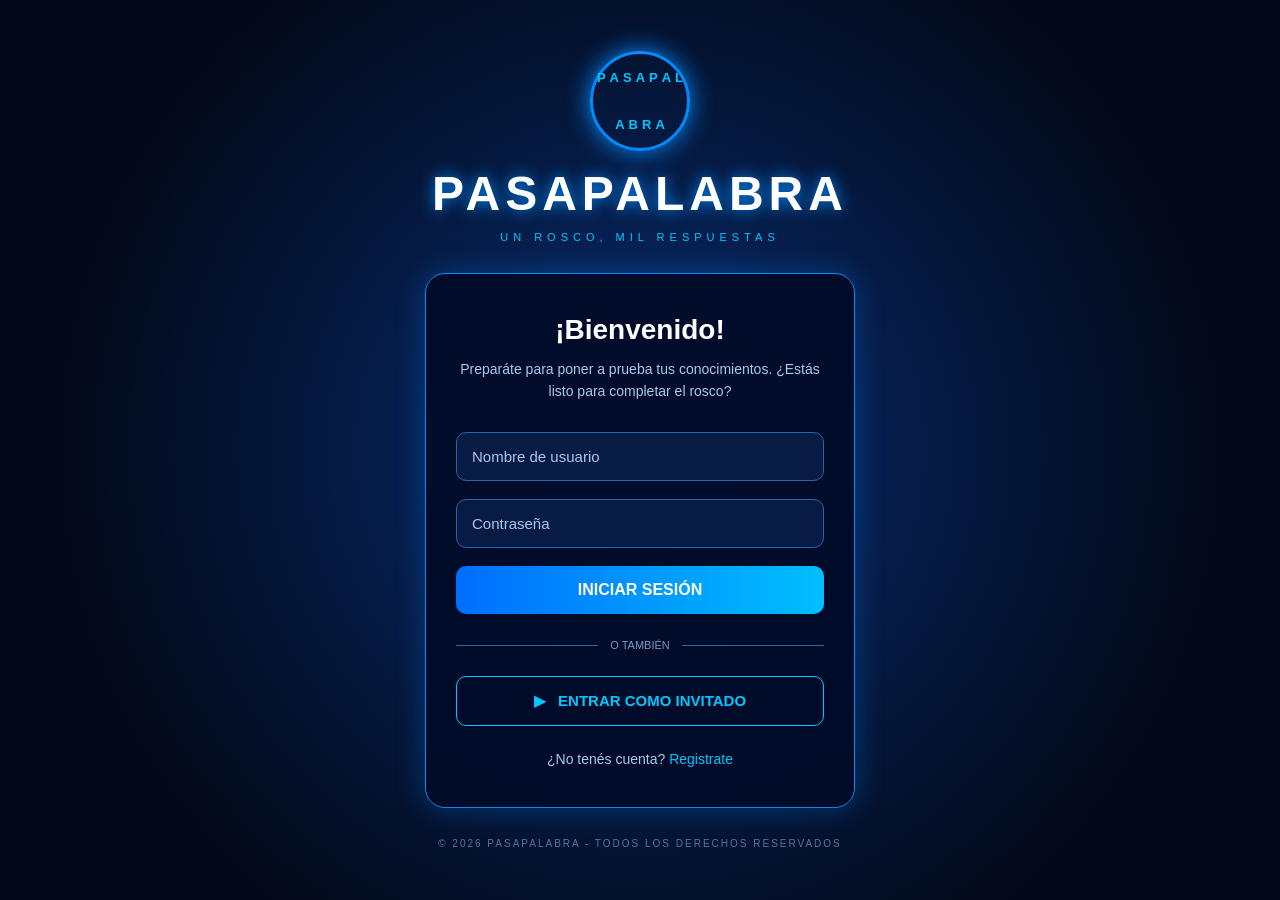
<file: pasapanestor-main/index.html>
<!DOCTYPE html>
<html lang="es">
<head>
    <meta charset="UTF-8">
    <meta name="viewport" content="width=device-width, initial-scale=1.0">
    <title>Pasapalabra | Inicio de sesión</title>
    <link rel="stylesheet" href="css/styles.css">
</head>

<body>

    <main class="contenedor">

        <header class="logo">
            <div class="rosco">
                <span>P</span>
                <span>A</span>
                <span>S</span>
                <span>A</span>
                <span>P</span>
                <span>A</span>
                <span>L</span>
                <span>A</span>
                <span>B</span>
                <span>R</span>
                <span>A</span>
            </div>

            <h1>PASAPALABRA</h1>
            <p>UN ROSCO, MIL RESPUESTAS</p>
        </header>

        <section class="login">

            <h2>¡Bienvenido!</h2>

            <p class="descripcion">
                Preparáte para poner a prueba tus conocimientos.
                ¿Estás listo para completar el rosco?
            </p>

            <form action="menu.html" method="get">

                <input
                    type="text"
                    name="usuario"
                    placeholder="Nombre de usuario"
                    required
                >

                <input
                    type="password"
                    name="contrasena"
                    placeholder="Contraseña"
                    required
                >

                <button type="submit" class="btn-login">
                    INICIAR SESIÓN
                </button>

            </form>

            <div class="separador">
                <span></span>
                O TAMBIÉN
                <span></span>
            </div>

            <a href="menu.html" class="btn-invitado">
                <span>▶</span> ENTRAR COMO INVITADO
            </a>

            <p class="registro">
                ¿No tenés cuenta?
                <a href="registro.html">Registrate</a>
            </p>

        </section>

        <footer>
            <p>© 2026 PASAPALABRA - TODOS LOS DERECHOS RESERVADOS</p>
        </footer>

    </main>

</body>
</html>
</file>
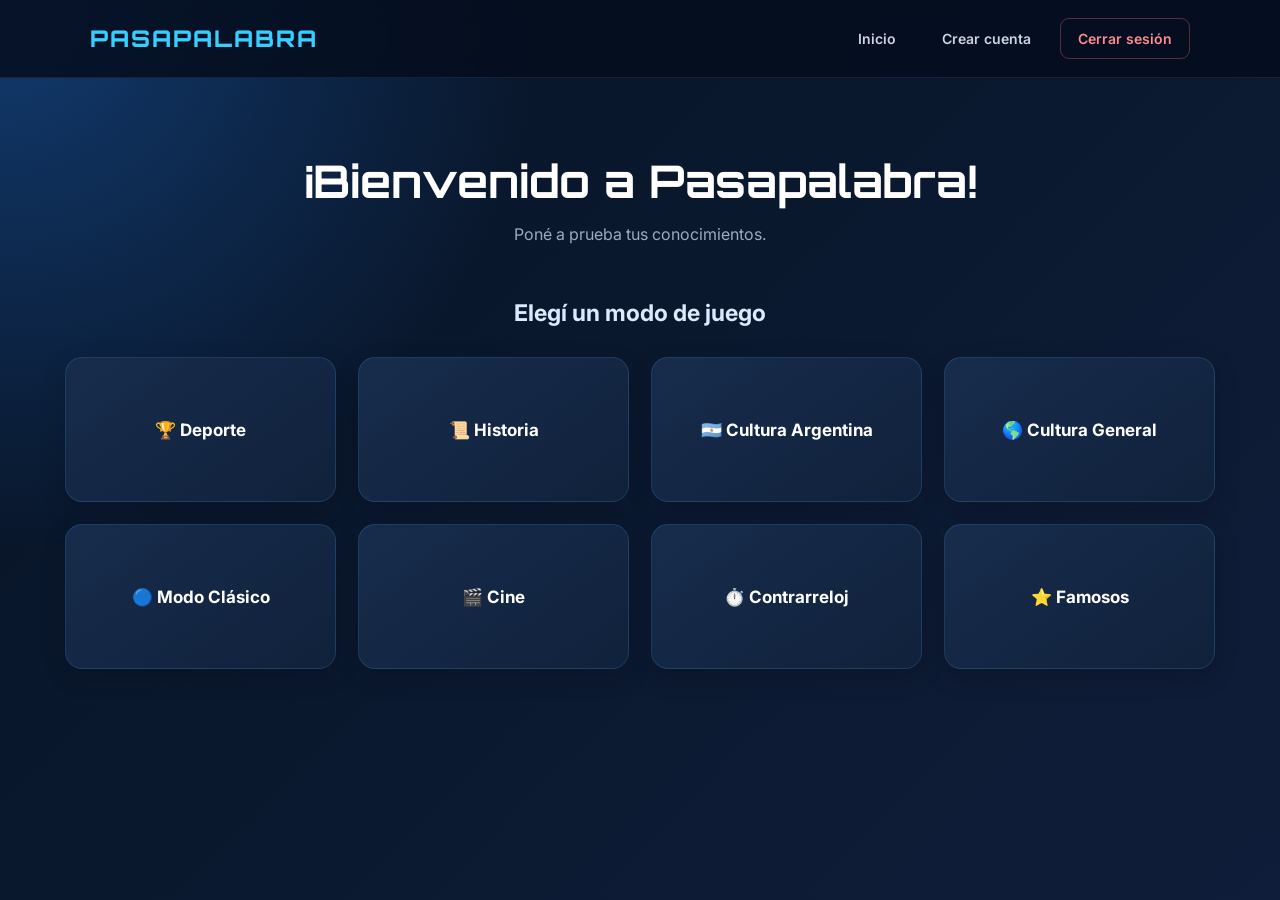
<file: pasapanestor-main/menu.html>
<!DOCTYPE html>
<html lang="es">
<head>
    <meta charset="UTF-8">
    <meta name="viewport" content="width=device-width, initial-scale=1.0">
    <title>Pasapalabra - Menú</title>
    <link rel="stylesheet" href="css/menu.css">
</head>
<body>

    <nav class="navbar">
        <div class="logo">PASAPALABRA</div>

        <div class="nav-links">
            <a href="menu.html">Inicio</a>
            <a href="registro.html">Crear cuenta</a>
            <a href="index.html" class="cerrar-sesion">Cerrar sesión</a>
        </div>
    </nav>

    <main class="contenedor">
        <h1>¡Bienvenido a Pasapalabra!</h1>
        <p class="subtitulo">Poné a prueba tus conocimientos.</p>

        <h2>Elegí un modo de juego</h2>

        <div class="modos">
            <a href="rosco.html?modo=deporte" class="modo">🏆 Deporte</a>
<a href="rosco.html?modo=historia" class="modo">📜 Historia</a>
<a href="rosco.html?modo=cultura-argentina" class="modo">🇦🇷 Cultura Argentina</a>
<a href="rosco.html?modo=cultura-general" class="modo">🌎 Cultura General</a>
<a href="rosco.html?modo=clasico" class="modo">🔵 Modo Clásico</a>
<a href="rosco.html?modo=cine" class="modo">🎬 Cine</a>
<a href="rosco.html?modo=contrarreloj" class="modo">⏱️ Contrarreloj</a>
<a href="rosco.html?modo=famosos" class="modo">⭐ Famosos</a>
    </main>

</body>
</html>
</file>
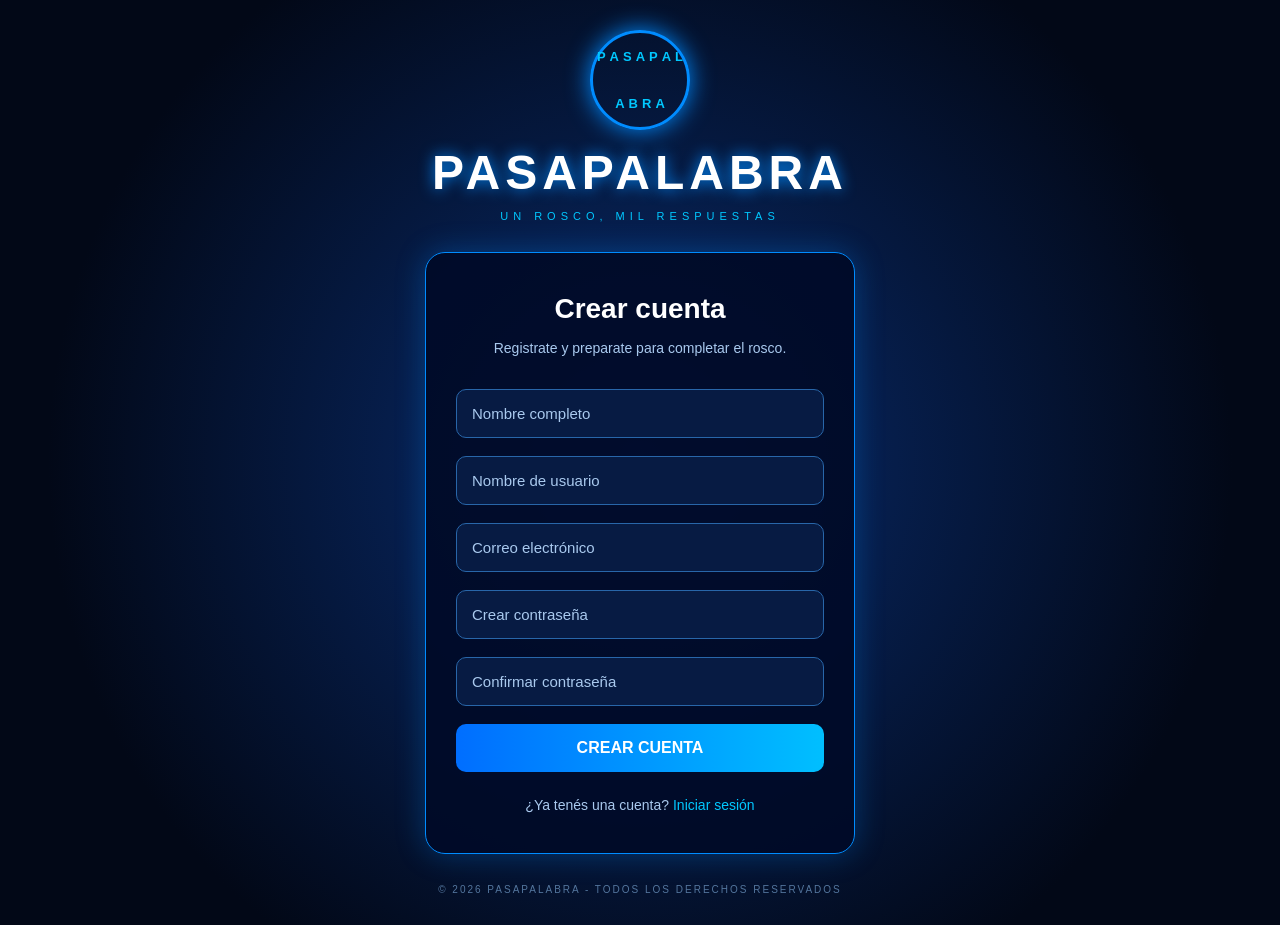
<file: pasapanestor-main/registro.html>
<!DOCTYPE html>
<html lang="es">
<head>
    <meta charset="UTF-8">
    <meta name="viewport" content="width=device-width, initial-scale=1.0">
    <title>Pasapalabra | Registro</title>
    <link rel="stylesheet" href="css/styles.css">
</head>

<body>

    <main class="contenedor">

        <header class="logo">
            <div class="rosco">
                <span>P</span>
                <span>A</span>
                <span>S</span>
                <span>A</span>
                <span>P</span>
                <span>A</span>
                <span>L</span>
                <span>A</span>
                <span>B</span>
                <span>R</span>
                <span>A</span>
            </div>

            <h1>PASAPALABRA</h1>
            <p>UN ROSCO, MIL RESPUESTAS</p>
        </header>

        <section class="login">

            <h2>Crear cuenta</h2>

            <p class="descripcion">
                Registrate y preparate para completar el rosco.
            </p>

            <form action="menu.html" method="get">

                <input
                    type="text"
                    name="nombre"
                    placeholder="Nombre completo"
                    required
                >

                <input
                    type="text"
                    name="usuario"
                    placeholder="Nombre de usuario"
                    required
                >

                <input
                    type="email"
                    name="correo"
                    placeholder="Correo electrónico"
                    required
                >

                <input
                    type="password"
                    name="contrasena"
                    placeholder="Crear contraseña"
                    minlength="6"
                    required
                >

                <input
                    type="password"
                    name="confirmar"
                    placeholder="Confirmar contraseña"
                    minlength="6"
                    required
                >

                <button type="submit" class="btn-login">
                    CREAR CUENTA
                </button>

            </form>

            <p class="registro">
                ¿Ya tenés una cuenta?
                <a href="index.html">Iniciar sesión</a>
            </p>

        </section>

        <footer>
            <p>© 2026 PASAPALABRA - TODOS LOS DERECHOS RESERVADOS</p>
        </footer>

    </main>

</body>
</html>
</file>
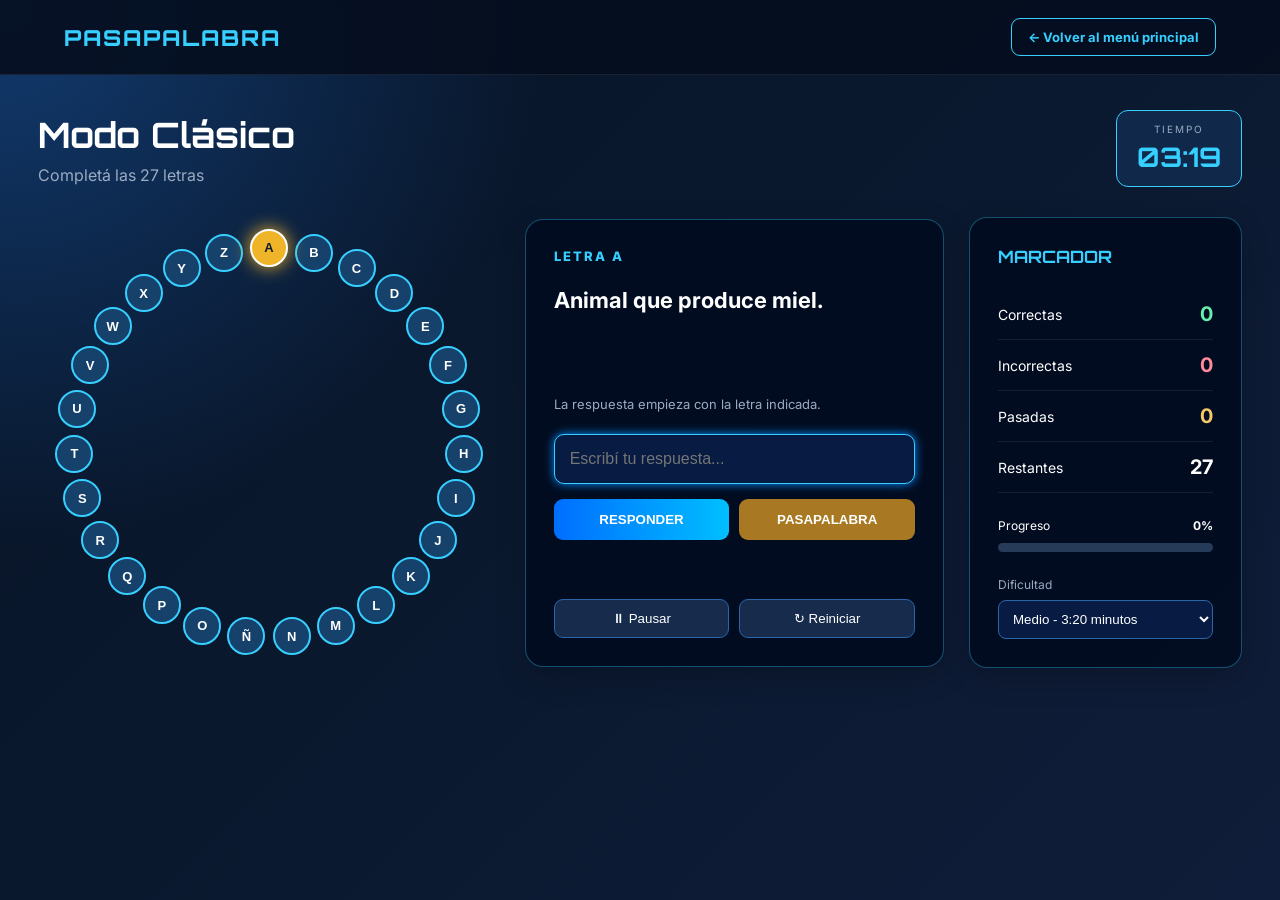
<file: pasapanestor-main/rosco.html>
<!DOCTYPE html>
<html lang="es">
<head>
    <meta charset="UTF-8">
    <meta name="viewport" content="width=device-width, initial-scale=1.0">
    <title>Pasapalabra | Rosco</title>
    <link rel="stylesheet" href="css/rosco.css">
    <script src="js/rosco.js" defer></script>
</head>
<body>

    <nav class="navbar">
        <div class="logo">PASAPALABRA</div>
        <a href="menu.html" class="volver">← Volver al menú principal</a>
    </nav>

    <main class="juego">
        <header class="encabezado">
            <div>
                <h1 id="tituloModo">Rosco de Pasapalabra</h1>
                <p id="subtituloModo">Completá las 27 letras</p>
            </div>

            <div class="reloj">
                <span>TIEMPO</span>
                <strong id="tiempo">03:20</strong>
            </div>
        </header>

        <section class="zona-juego">

            <div class="rosco-contenedor">
                <div id="rosco" class="rosco"></div>
            </div>

            <section class="pregunta-panel">
                <div class="estado-pregunta" id="estadoPregunta">
                    LETRA A
                </div>

                <h2 id="pregunta">
                    Preparado para jugar
                </h2>

                <p id="tipoPregunta">La respuesta empieza con la letra indicada.</p>

                <form id="formRespuesta">
                    <input
                        type="text"
                        id="respuesta"
                        placeholder="Escribí tu respuesta..."
                        autocomplete="off"
                        required
                    >

                    <div class="botones">
                        <button type="submit" class="btn-responder">
                            RESPONDER
                        </button>

                        <button type="button" id="btnPasapalabra" class="btn-pasar">
                            PASAPALABRA
                        </button>
                    </div>
                </form>

                <p id="mensaje" class="mensaje"></p>

                <div class="controles">
                    <button id="btnPausa" type="button">⏸ Pausar</button>
                    <button id="btnReiniciar" type="button">↻ Reiniciar</button>
                </div>
            </section>

            <aside class="marcador">
                <h2>MARCADOR</h2>

                <div class="dato correcto">
                    <span>Correctas</span>
                    <strong id="correctas">0</strong>
                </div>

                <div class="dato incorrecto">
                    <span>Incorrectas</span>
                    <strong id="incorrectas">0</strong>
                </div>

                <div class="dato pasada">
                    <span>Pasadas</span>
                    <strong id="pasadas">0</strong>
                </div>

                <div class="dato restantes">
                    <span>Restantes</span>
                    <strong id="restantes">27</strong>
                </div>

                <div class="progreso">
                    <div class="progreso-texto">
                        <span>Progreso</span>
                        <strong id="porcentaje">0%</strong>
                    </div>

                    <div class="barra">
                        <div id="barraProgreso"></div>
                    </div>
                </div>

                <div class="dificultad">
                    <label for="dificultad">Dificultad</label>
                    <select id="dificultad">
                        <option value="300">Fácil - 5 minutos</option>
                        <option value="200" selected>Medio - 3:20 minutos</option>
                        <option value="120">Difícil - 2 minutos</option>
                    </select>
                </div>
            </aside>

        </section>

        <section id="resultadoFinal" class="resultado-final oculto">
            <h2>¡Fin de la partida!</h2>
            <p id="resumenFinal"></p>
            <button id="btnJugarOtra" type="button">JUGAR OTRA VEZ</button>
            <a href="menu.html">VOLVER AL MENÚ PRINCIPAL</a>
        </section>

    </main>

</body>
</html>
</file>
<file: pasapanestor-main/css/styles.css>
* {
    margin: 0;
    padding: 0;
    box-sizing: border-box;
    font-family: Arial, sans-serif;
}

body {
    min-height: 100vh;
    background: radial-gradient(circle at center, #092d70, #020817 75%);
    color: white;
}

.contenedor {
    min-height: 100vh;
    display: flex;
    flex-direction: column;
    justify-content: center;
    align-items: center;
    padding: 30px 15px;
}

/* LOGO */

.logo {
    text-align: center;
    margin-bottom: 30px;
}

.logo h1 {
    font-size: 48px;
    letter-spacing: 5px;
    color: white;
    text-shadow: 0 0 15px #008cff;
    margin-top: 15px;
}

.logo p {
    color: #00c8ff;
    font-size: 11px;
    letter-spacing: 5px;
    margin-top: 10px;
}

/* ROSCO */

.rosco {
    width: 100px;
    height: 100px;
    margin: auto;
    border: 3px solid #008cff;
    border-radius: 50%;
    display: flex;
    justify-content: center;
    align-items: center;
    flex-wrap: wrap;
    box-shadow: 0 0 25px #008cff;
}

.rosco span {
    color: #00c8ff;
    font-size: 13px;
    font-weight: bold;
    margin: 2px;
}

/* LOGIN */

.login {
    width: 100%;
    max-width: 430px;
    padding: 40px 30px;
    background: rgba(0, 10, 40, 0.92);
    border: 1px solid #008cff;
    border-radius: 20px;
    text-align: center;
    box-shadow: 0 0 30px rgba(0, 140, 255, 0.3);
}

.login h2 {
    font-size: 28px;
    margin-bottom: 12px;
}

.descripcion {
    color: #a9c9ee;
    font-size: 14px;
    line-height: 1.6;
    margin-bottom: 30px;
}

/* INPUTS */

input {
    width: 100%;
    padding: 15px;
    margin-bottom: 18px;
    background: #071b43;
    border: 1px solid #2866a9;
    border-radius: 10px;
    color: white;
    font-size: 15px;
    outline: none;
}

input:focus {
    border-color: #00c8ff;
    box-shadow: 0 0 10px #008cff;
}

input::placeholder {
    color: #a9c9ee;
}

/* BOTONES */

.btn-login {
    width: 100%;
    padding: 15px;
    background: linear-gradient(90deg, #006eff, #00bfff);
    border: none;
    border-radius: 10px;
    color: white;
    font-size: 16px;
    font-weight: bold;
    cursor: pointer;
    transition: 0.3s;
}

.btn-login:hover {
    transform: scale(1.03);
    box-shadow: 0 0 20px #008cff;
}

/* SEPARADOR */

.separador {
    display: flex;
    align-items: center;
    gap: 12px;
    color: #7898c4;
    font-size: 11px;
    margin: 25px 0;
}

.separador span {
    height: 1px;
    flex: 1;
    background: #2866a9;
}

/* INVITADO */

.btn-invitado {
    display: block;
    width: 100%;
    padding: 15px;
    border: 1px solid #00c8ff;
    border-radius: 10px;
    color: #00c8ff;
    text-decoration: none;
    font-size: 15px;
    font-weight: bold;
    transition: 0.3s;
}

.btn-invitado span {
    margin-right: 8px;
}

.btn-invitado:hover {
    background: #008cff;
    color: white;
    box-shadow: 0 0 20px #008cff;
}

/* REGISTRO */

.registro {
    margin-top: 25px;
    color: #a9c9ee;
    font-size: 14px;
}

.registro a {
    color: #00c8ff;
    text-decoration: none;
}

.registro a:hover {
    text-decoration: underline;
}

/* FOOTER */

footer {
    margin-top: 30px;
    text-align: center;
    color: #54769e;
    font-size: 10px;
    letter-spacing: 2px;
}

/* RESPONSIVE */

@media (max-width: 480px) {

    .logo h1 {
        font-size: 32px;
    }

    .login {
        padding: 30px 20px;
    }

    footer {
        font-size: 8px;
    }

}
</file>
<file: pasapanestor-main/css/menu.css>
@import url('https://fonts.googleapis.com/css2?family=Inter:wght@400;500;600;700;800&family=Orbitron:wght@600;700;800&display=swap');

* {
    margin: 0;
    padding: 0;
    box-sizing: border-box;
}

body {
    min-height: 100vh;
    font-family: 'Inter', sans-serif;
    color: white;
    background:
        radial-gradient(circle at top left, #123b70 0%, transparent 35%),
        linear-gradient(135deg, #071426, #0b1930 55%, #101d3a);
}

/* NAVBAR */

.navbar {
    width: 100%;
    height: 78px;
    padding: 0 7%;
    display: flex;
    justify-content: space-between;
    align-items: center;
    background: rgba(5, 14, 30, 0.85);
    border-bottom: 1px solid rgba(255,255,255,0.08);
    backdrop-filter: blur(12px);
}

.logo {
    font-family: 'Orbitron', sans-serif;
    font-size: 23px;
    font-weight: 800;
    color: #36cfff;
    letter-spacing: 2px;
}

.nav-links {
    display: flex;
    align-items: center;
    gap: 12px;
}

.nav-links a {
    color: #cbd5e1;
    text-decoration: none;
    font-size: 14px;
    font-weight: 600;
    padding: 11px 17px;
    border-radius: 9px;
    transition: 0.25s;
}

.nav-links a:hover {
    color: white;
    background: rgba(54, 207, 255, 0.12);
}

.nav-links .cerrar-sesion {
    color: #ff8b8b;
    border: 1px solid rgba(255, 100, 100, 0.35);
}

.nav-links .cerrar-sesion:hover {
    background: rgba(255, 80, 80, 0.15);
    color: #ffaaaa;
}

/* CONTENIDO PRINCIPAL */

.contenedor {
    width: 90%;
    max-width: 1150px;
    margin: 75px auto;
    text-align: center;
}

.contenedor h1 {
    font-family: 'Orbitron', sans-serif;
    font-size: clamp(28px, 4vw, 45px);
    color: white;
    margin-bottom: 15px;
}

.subtitulo {
    color: #9aabc2;
    font-size: 16px;
    margin-bottom: 55px;
}

.contenedor h2 {
    font-size: 23px;
    margin-bottom: 30px;
    color: #dceaff;
}

/* TARJETAS DE JUEGO */

.modos {
    display: grid;
    grid-template-columns: repeat(4, 1fr);
    gap: 22px;
}

.modo {
    min-height: 145px;
    display: flex;
    align-items: center;
    justify-content: center;
    padding: 20px;
    border-radius: 17px;
    background: linear-gradient(145deg, #172c4c, #10213b);
    border: 1px solid rgba(83, 183, 255, 0.16);
    color: white;
    text-decoration: none;
    font-size: 17px;
    font-weight: 700;
    transition: 0.3s ease;
    box-shadow: 0 8px 25px rgba(0,0,0,0.18);
}

.modo:hover {
    transform: translateY(-7px);
    background: linear-gradient(145deg, #174b78, #12345b);
    border-color: #36cfff;
    box-shadow: 0 12px 30px rgba(0, 170, 255, 0.18);
}

/* TABLETS */

@media (max-width: 900px) {
    .modos {
        grid-template-columns: repeat(2, 1fr);
    }
}

/* CELULARES */

@media (max-width: 600px) {
    .navbar {
        height: auto;
        padding: 20px;
        flex-direction: column;
        gap: 15px;
    }

    .nav-links {
        flex-wrap: wrap;
        justify-content: center;
        gap: 5px;
    }

    .nav-links a {
        padding: 9px 11px;
        font-size: 12px;
    }

    .contenedor {
        margin: 45px auto;
    }

    .modos {
        grid-template-columns: 1fr;
    }
}
</file>
<file: pasapanestor-main/css/rosco.css>
@import url('https://fonts.googleapis.com/css2?family=Inter:wght@400;600;700;800&family=Orbitron:wght@600;700;800&display=swap');

* {
    margin: 0;
    padding: 0;
    box-sizing: border-box;
}

body {
    min-height: 100vh;
    font-family: 'Inter', sans-serif;
    color: white;
    background:
        radial-gradient(circle at top left, #123b70 0%, transparent 35%),
        linear-gradient(135deg, #071426, #0b1930 55%, #101d3a);
}

.navbar {
    min-height: 75px;
    padding: 15px 5%;
    display: flex;
    justify-content: space-between;
    align-items: center;
    gap: 15px;
    background: rgba(5, 14, 30, 0.9);
    border-bottom: 1px solid rgba(255,255,255,0.08);
}

.logo {
    font-family: 'Orbitron', sans-serif;
    color: #36cfff;
    font-size: 22px;
    font-weight: 800;
    letter-spacing: 2px;
}

.volver {
    color: #36cfff;
    text-decoration: none;
    border: 1px solid #36cfff;
    padding: 10px 16px;
    border-radius: 9px;
    font-size: 13px;
    font-weight: 700;
}

.volver:hover {
    background: #087fbd;
    color: white;
}

.juego {
    width: 94%;
    max-width: 1450px;
    margin: 35px auto;
}

.encabezado {
    display: flex;
    justify-content: space-between;
    align-items: center;
    gap: 20px;
    margin-bottom: 30px;
}

.encabezado h1 {
    font-family: 'Orbitron', sans-serif;
    font-size: clamp(23px, 3vw, 35px);
}

.encabezado p {
    color: #9aabc2;
    margin-top: 8px;
}

.reloj {
    min-width: 120px;
    padding: 12px 20px;
    text-align: center;
    border: 1px solid #36cfff;
    border-radius: 12px;
    background: #102849;
}

.reloj span {
    display: block;
    color: #9aabc2;
    font-size: 10px;
    letter-spacing: 2px;
}

.reloj strong {
    display: block;
    color: #36cfff;
    font-family: 'Orbitron', sans-serif;
    font-size: 27px;
    margin-top: 5px;
}

.zona-juego {
    display: grid;
    grid-template-columns: minmax(280px, 1.1fr) minmax(280px, 1fr) minmax(200px, 0.65fr);
    gap: 25px;
    align-items: center;
}

.rosco-contenedor {
    display: flex;
    align-items: center;
    justify-content: center;
    min-width: 0;
}

.rosco {
    width: min(100%, 440px);
    aspect-ratio: 1;
    position: relative;
}

.letra {
    position: absolute;
    width: 38px;
    height: 38px;
    border-radius: 50%;
    display: flex;
    justify-content: center;
    align-items: center;
    background: #16416b;
    border: 2px solid #36cfff;
    color: white;
    font-weight: 800;
    font-size: 13px;
    transform: translate(-50%, -50%);
    transition: 0.2s;
}

.letra.actual {
    background: #f0b429;
    border-color: white;
    color: #101d30;
    box-shadow: 0 0 18px #f0b429;
    z-index: 2;
}

.letra.correcta {
    background: #159b63;
    border-color: #65f0b0;
}

.letra.incorrecta {
    background: #c43d52;
    border-color: #ff8b9b;
}

.letra.pasada {
    background: #a87922;
    border-color: #f4ca69;
}

.letra.sin-pregunta {
    opacity: 0.4;
}

.pregunta-panel,
.marcador {
    padding: 28px;
    border-radius: 18px;
    background: rgba(0, 10, 30, 0.82);
    border: 1px solid rgba(54, 207, 255, 0.35);
    box-shadow: 0 10px 30px rgba(0,0,0,0.2);
}

.estado-pregunta {
    color: #36cfff;
    font-size: 13px;
    font-weight: 800;
    letter-spacing: 2px;
    margin-bottom: 20px;
}

.pregunta-panel h2 {
    font-size: 22px;
    line-height: 1.5;
    min-height: 100px;
}

.pregunta-panel > p {
    color: #9aabc2;
    font-size: 13px;
    margin: 12px 0 22px;
}

#respuesta {
    width: 100%;
    padding: 15px;
    border-radius: 10px;
    border: 1px solid #2866a9;
    background: #071b43;
    color: white;
    font-size: 16px;
    outline: none;
}

#respuesta:focus {
    border-color: #36cfff;
    box-shadow: 0 0 10px #008cff;
}

.botones {
    display: grid;
    grid-template-columns: 1fr 1fr;
    gap: 10px;
    margin-top: 15px;
}

.botones button,
#btnJugarOtra {
    border: none;
    border-radius: 9px;
    padding: 13px 8px;
    color: white;
    font-weight: 800;
    cursor: pointer;
    transition: 0.2s;
}

.btn-responder,
#btnJugarOtra {
    background: linear-gradient(90deg, #006eff, #00bfff);
}

.btn-pasar {
    background: #a87922;
}

.botones button:hover,
#btnJugarOtra:hover {
    transform: translateY(-2px);
    filter: brightness(1.15);
}

.mensaje {
    min-height: 25px;
    font-size: 14px;
    font-weight: 700;
    margin-top: 15px;
}

.mensaje.bien {
    color: #65f0b0;
}

.mensaje.mal {
    color: #ff8b9b;
}

.controles {
    display: flex;
    gap: 10px;
    margin-top: 20px;
}

.controles button {
    flex: 1;
    padding: 11px 5px;
    background: #172c4c;
    color: white;
    border: 1px solid #2866a9;
    border-radius: 9px;
    cursor: pointer;
}

.controles button:hover {
    border-color: #36cfff;
}

.marcador h2 {
    font-family: 'Orbitron', sans-serif;
    font-size: 17px;
    margin-bottom: 22px;
    color: #36cfff;
}

.dato {
    display: flex;
    justify-content: space-between;
    align-items: center;
    padding: 13px 0;
    border-bottom: 1px solid rgba(255,255,255,0.08);
    font-size: 14px;
}

.dato strong {
    font-size: 20px;
}

.correcto strong {
    color: #65f0b0;
}

.incorrecto strong {
    color: #ff8b9b;
}

.pasada strong {
    color: #f4ca69;
}

.progreso {
    margin-top: 25px;
}

.progreso-texto {
    display: flex;
    justify-content: space-between;
    font-size: 12px;
    margin-bottom: 10px;
}

.barra {
    height: 9px;
    border-radius: 20px;
    background: #263b58;
    overflow: hidden;
}

#barraProgreso {
    width: 0%;
    height: 100%;
    background: linear-gradient(90deg, #006eff, #36cfff);
    transition: width 0.3s;
}

.dificultad {
    margin-top: 25px;
}

.dificultad label {
    display: block;
    font-size: 12px;
    color: #9aabc2;
    margin-bottom: 8px;
}

.dificultad select {
    width: 100%;
    padding: 10px;
    background: #071b43;
    border: 1px solid #2866a9;
    border-radius: 8px;
    color: white;
}

.resultado-final {
    margin: 30px auto;
    max-width: 500px;
    padding: 35px;
    text-align: center;
    background: #102849;
    border: 1px solid #36cfff;
    border-radius: 18px;
}

.resultado-final h2 {
    color: #36cfff;
    margin-bottom: 15px;
}

.resultado-final p {
    line-height: 1.7;
    margin-bottom: 20px;
}

.resultado-final button,
.resultado-final a {
    display: block;
    width: 100%;
    padding: 13px;
    margin-top: 12px;
    border-radius: 9px;
    text-decoration: none;
    font-weight: 800;
}

.resultado-final a {
    color: #36cfff;
    border: 1px solid #36cfff;
}

.oculto {
    display: none;
}

button:disabled,
input:disabled,
select:disabled {
    opacity: 0.5;
    cursor: not-allowed;
}

@media (max-width: 1050px) {
    .zona-juego {
        grid-template-columns: 1fr 1fr;
    }

    .marcador {
        grid-column: 1 / -1;
    }
}

@media (max-width: 650px) {
    .navbar {
        flex-direction: column;
    }

    .encabezado {
        align-items: flex-start;
    }

    .zona-juego {
        grid-template-columns: 1fr;
    }

    .rosco {
        width: min(100%, 350px);
    }

    .letra {
        width: 31px;
        height: 31px;
        font-size: 11px;
    }

    .pregunta-panel,
    .marcador {
        padding: 22px;
    }
}
</file>
